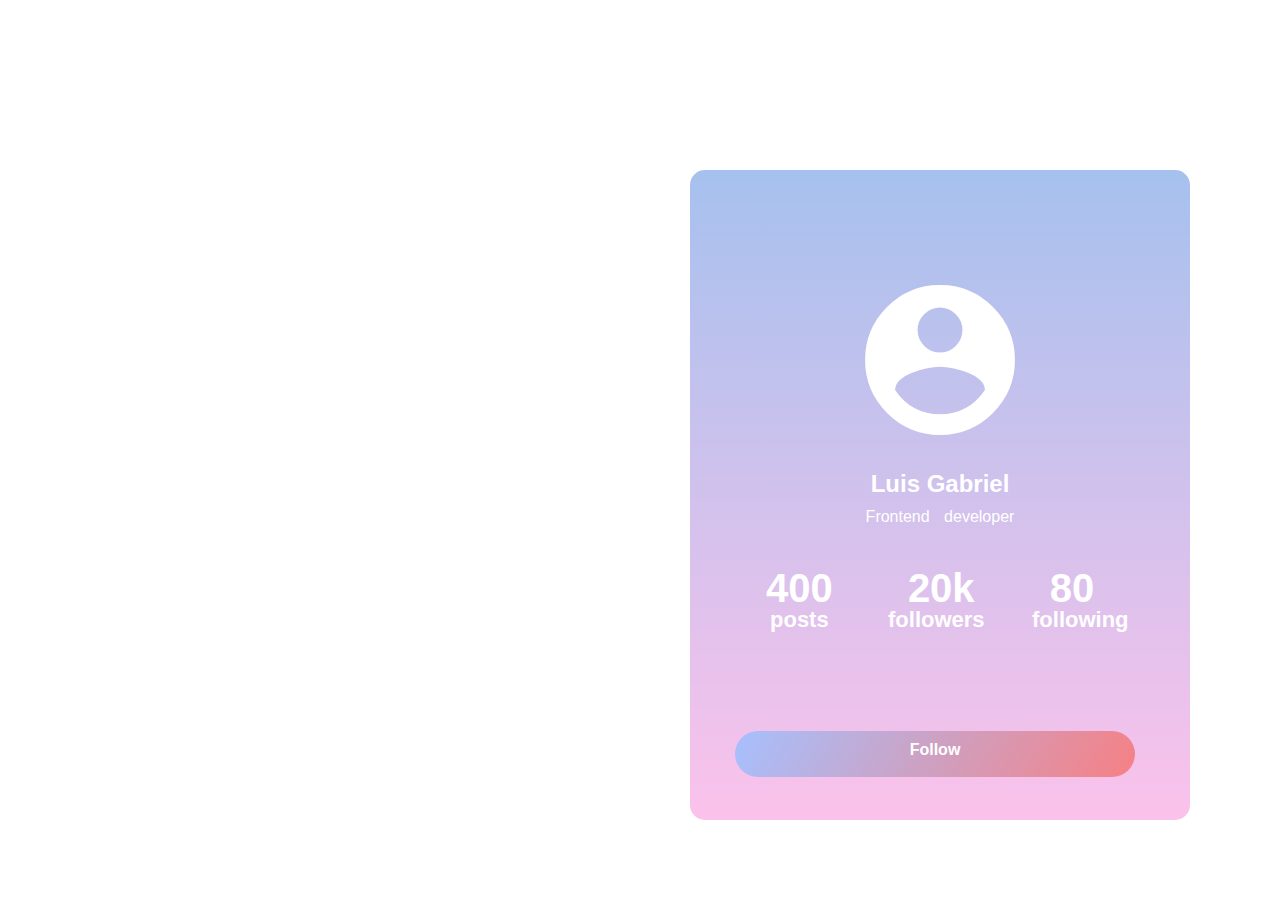
<file: carta/index.html>
<!DOCTYPE html>
<html lang="es">
<head>
    <meta charset="UTF-8">
    <meta http-equiv="X-UA-Compatible" content="IE=edge">
    <meta name="viewport" content="width=device-width, initial-scale=1.0">
    <link rel="stylesheet" href="styles.css">
    <link href="https://fonts.googleapis.com/icon?family=Material+Icons" rel="stylesheet">
    <title>Responsive</title>
</head>
<body>
    <main>
        <div class="card-contact">
            <i class="material-icons" id="ciculo">account_circle</i>
            <h2 class="Nombre">Luis Gabriel</h2>
            <p class="description">Frontend developer</p>
            <div class="stats">
                <ul>
                    <li>400</li>
                    <li>20k</li>
                    <li>80</li>
                </ul>
            </div>
            <div>
                <ul class="letras">
                    <li class="posts">posts</li>
                    <li class="seguidores">followers</li>
                    <li class="following">following</li>
                </ul>
            </div>

            <div>
                <a href="#" class="boton">Follow</a>
            </div>
        </div>
    </main>
</body>
</html>
</file>
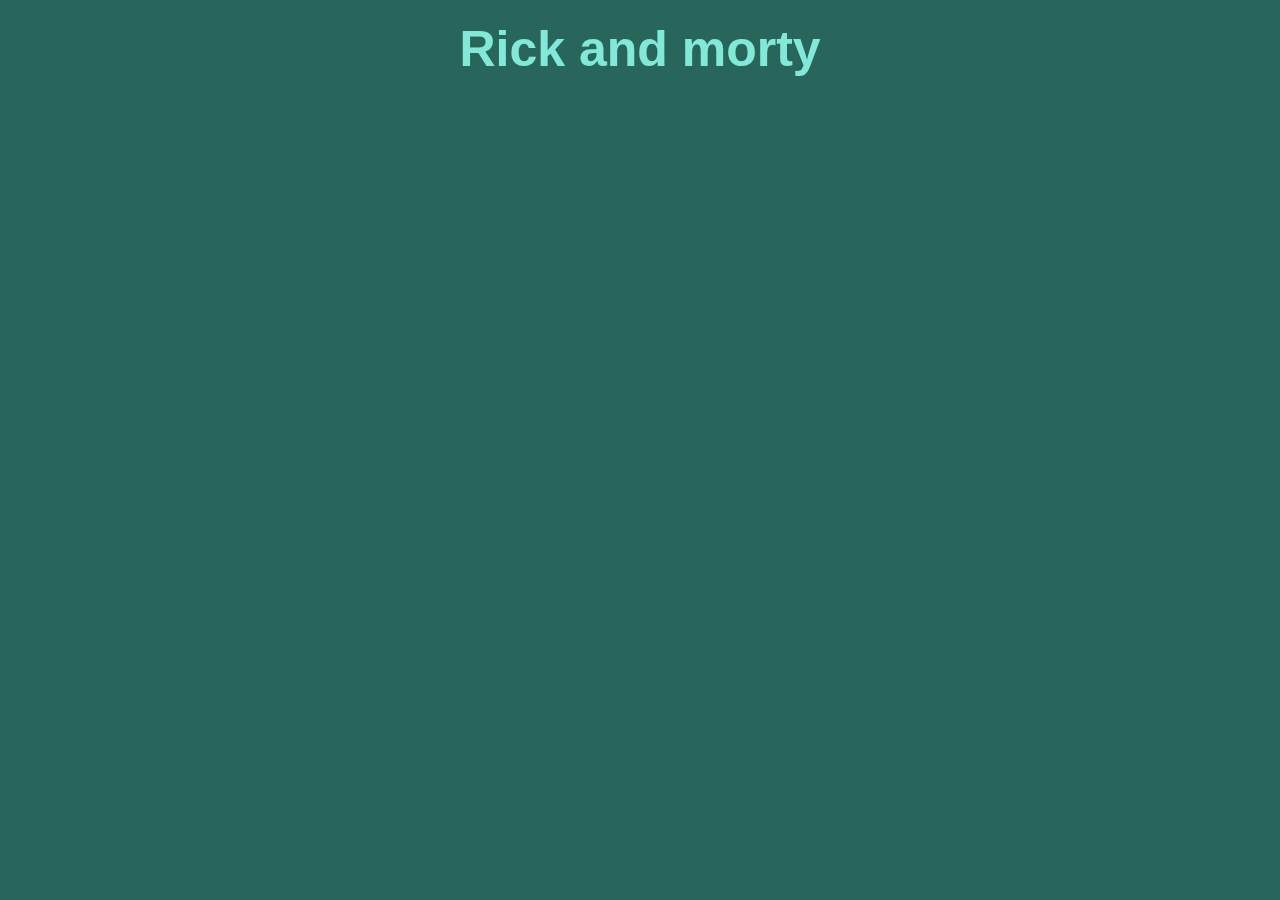
<file: clase12/index.html>
<!DOCTYPE html>
<html lang="es">
<head>
    <meta charset="UTF-8">
    <meta http-equiv="X-UA-Compatible" content="IE=edge">
    <meta name="viewport" content="width=device-width, initial-scale=1.0">
    <link rel="stylesheet" href="css/styles.css">
    <title>Clase 12</title>
</head>
<body>
    <header>
        <h1>Rick and morty</h1>
    </header>
    <main>   
    </main>
    <script src="js/main.js"></script>
</body>
</html>
</file>
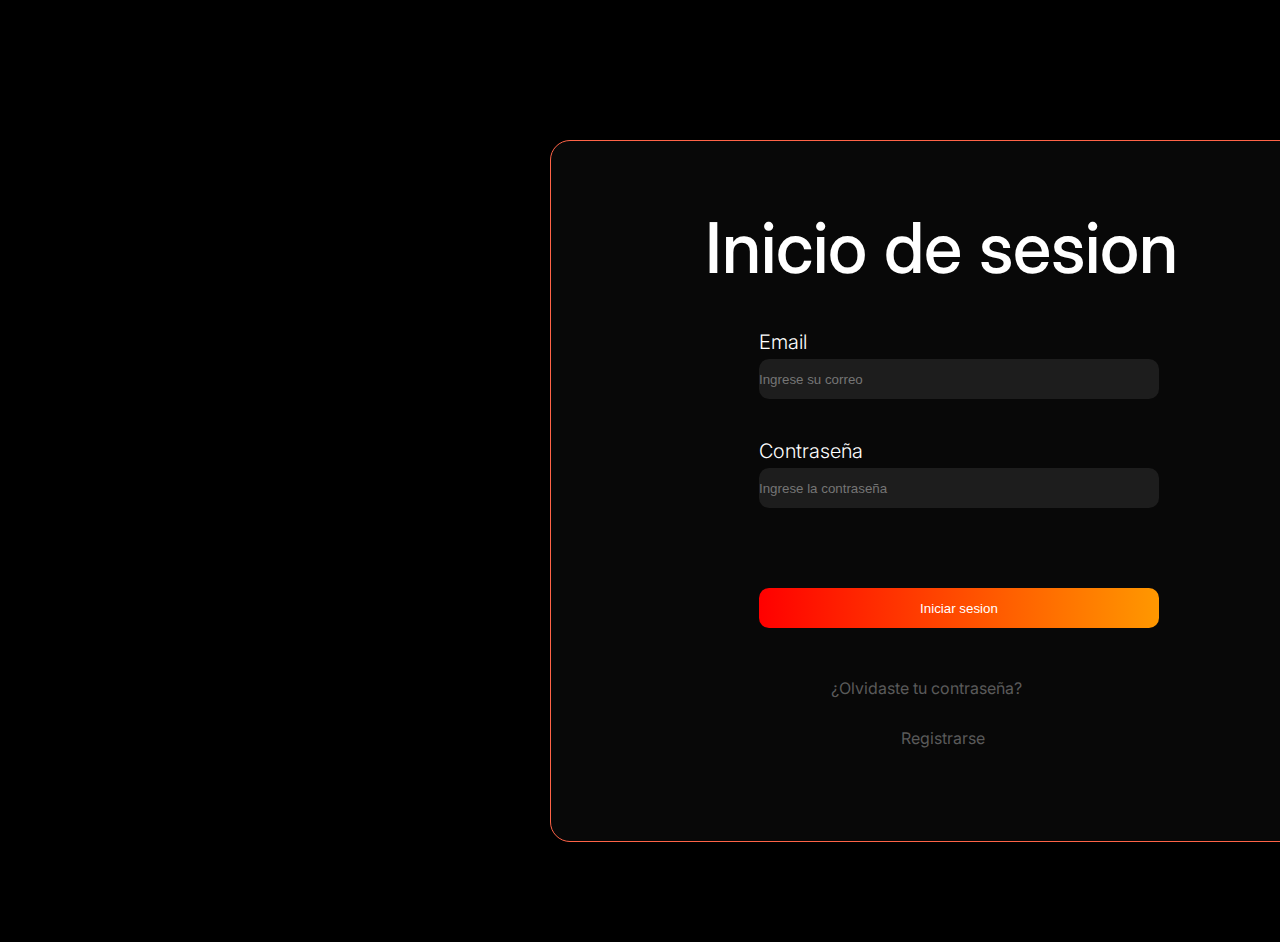
<file: inicio de sesion/index.html>
<!DOCTYPE html>
<html lang="es">
<head>
    <meta charset="UTF-8">
    <meta http-equiv="X-UA-Compatible" content="IE=edge">
    <meta name="viewport" content="width=device-width, initial-scale=1.0">
    <title>Inicio</title>
    <link rel="stylesheet" href="style.css">
    <link rel="preconnect" href="https://fonts.googleapis.com">
    <link rel="preconnect" href="https://fonts.gstatic.com" crossorigin>
    <link href="https://fonts.googleapis.com/css2?family=Inter:wght@100;200;300;400;500;600;700;800;900&display=swap" rel="stylesheet">
    <link rel="shortcut icon" href="/practicas/inicio de sesion/img/favicon-32x32.png" type="image/x-icon">
</head>
<body>
    <main>
        <div class="cuadro-p">
            <p class="sing">Inicio de sesion</p>
           <form action="#">
            <p class="mail">Email</p>
            <input class="inp1" type="email" name="mail" id="" placeholder="Ingrese su correo">

            <p class="psw">Contraseña</p>
            <input class="inp2" type="password" name="password" id="" placeholder="Ingrese la contraseña">

            <input class="inp3" type="submit" value="Iniciar sesion">


            <div class="support-questions">
                <a href="#">¿Olvidaste tu contraseña?</a>
            </div>
            <div class="support-questions2">
                <a href="#">Registrarse</a>
            </div>
        </form>
        </div>
    </main>
</body>
</html>
</file>
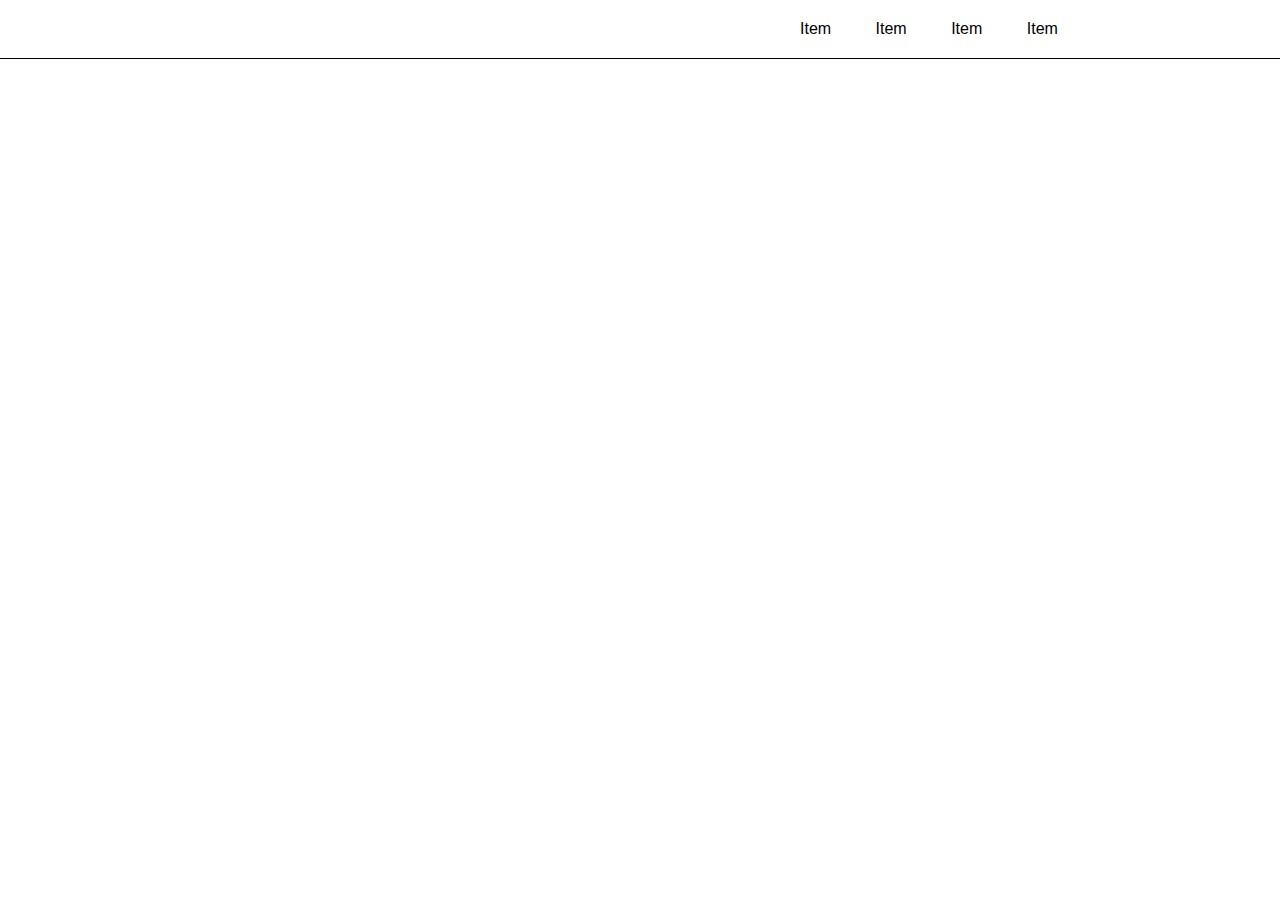
<file: responsive/index.html>
<!DOCTYPE html>
<html lang="es">
<head>
    <meta charset="UTF-8">
    <meta http-equiv="X-UA-Compatible" content="IE=edge">
    <meta name="viewport" content="width=device-width, initial-scale=1.0">
    <link rel="stylesheet" href="styles2.css">
    <link rel="shortcut icon" href="/practicas/Wix/img/favicon.ico" type="image/x-icon">

    <title>Document</title>
</head>
<body>
    <header>
        <nav>
            <ul>
                <li class="st">Item</li>
                <li>Item</li>
                <li>Item</li>
                <li>Item</li>
            </ul>
        </nav>
    </header>
</body>
</html>
</file>
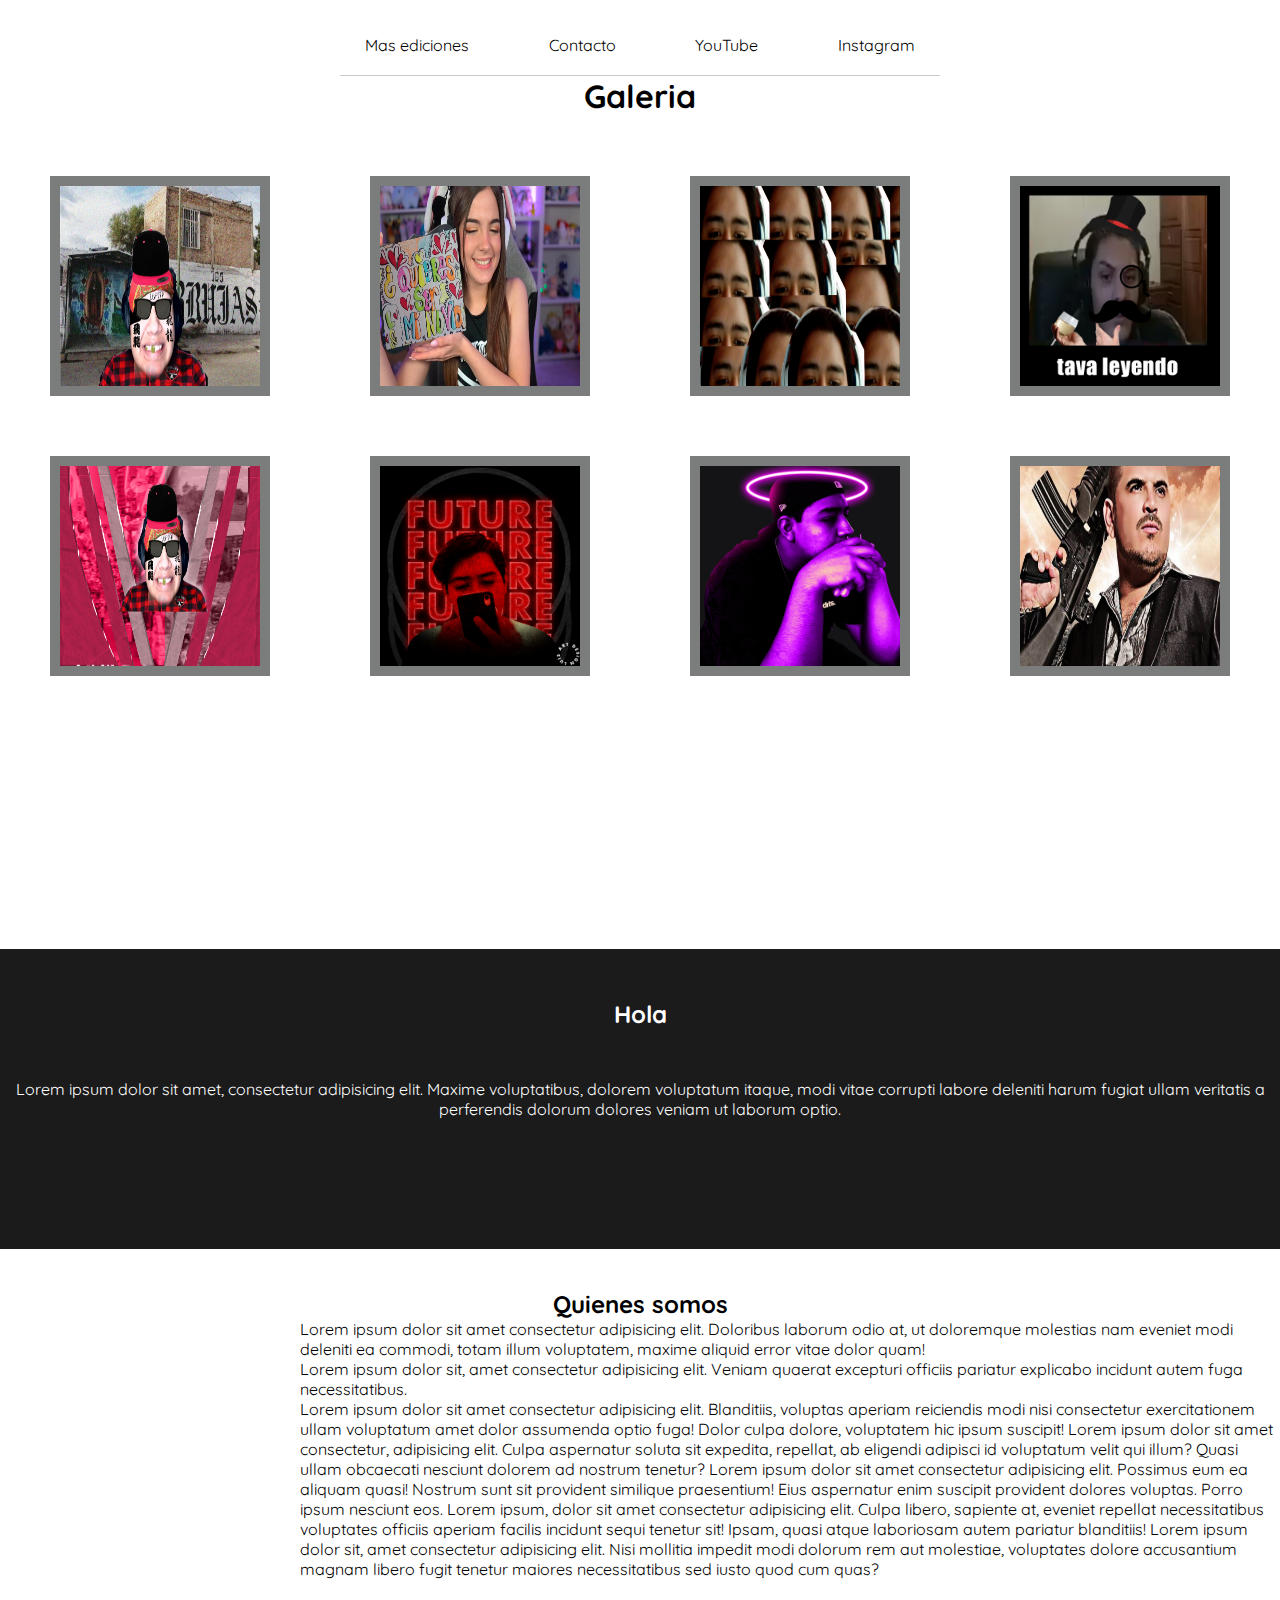
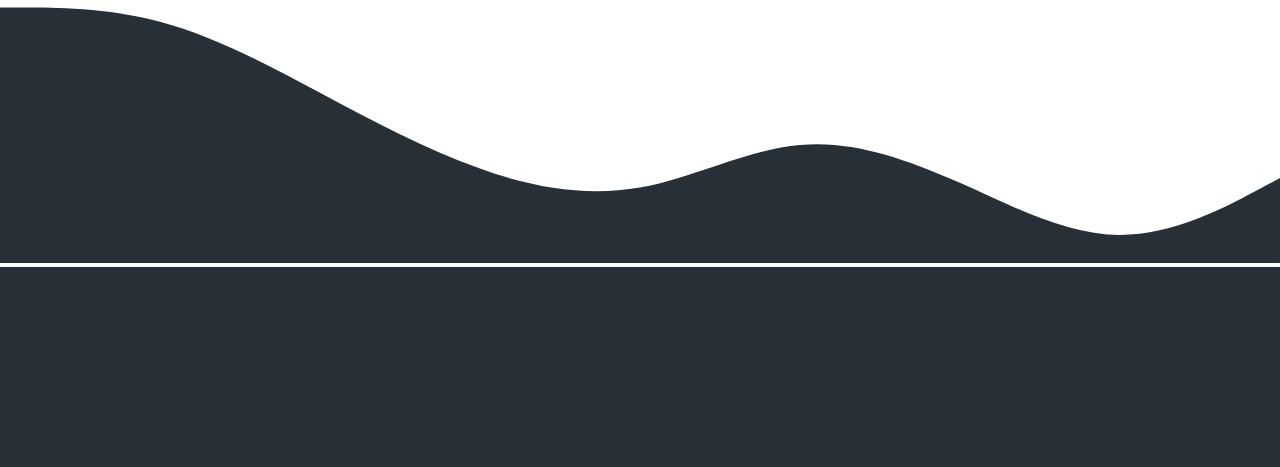
<file: Una sola pagina/index.html>
<!DOCTYPE html>
<html lang="es">
<head>
    <meta charset="UTF-8">
    <meta http-equiv="X-UA-Compatible" content="IE=edge">
    <meta name="viewport" content="width=device-width, initial-scale=1.0">
    <link rel="stylesheet" href="estilos.css">
    <link rel="shortcut icon" href="/practicas/Wix/img/favicon.ico" type="image/x-icon">
    <link rel="preconnect" href="https://fonts.googleapis.com">
    <link rel="preconnect" href="https://fonts.gstatic.com" crossorigin>
    <link href="https://fonts.googleapis.com/css2?family=Quicksand:wght@300;400;600;700&display=swap" rel="stylesheet">
    <link href="https://cdn.jsdelivr.net/npm/bootstrap@5.1.3/dist/css/bootstrap.min.css" rel="stylesheet" integrity="sha384-1BmE4kWBq78iYhFldvKuhfTAU6auU8tT94WrHftjDbrCEXSU1oBoqyl2QvZ6jIW3" crossorigin="anonymous">
    <link href="https://unpkg.com/aos@2.3.1/dist/aos.css" rel="stylesheet">
    <script src="https://unpkg.com/aos@2.3.1/dist/aos.js"></script>
    <title>pagina</title>
</head>
<body>
    <header>
        <div class="padre">
            <nav>
                <a href="#">Mas ediciones</a>
                <a href="#">Contacto</a>
                <a href="#">YouTube</a>
                <a href="#">Instagram</a>
            </nav>
        </div>
        <div  class="line-dad">
            <div class="line-under-nav"></div>
        </div>
    </header>
    <main>
        <h1>Galeria</h1>
        <div class="galeria">
            <img src="img/cholo 2v.jpg" class="img-fluid" alt="">
            <img src="img/turururuturu.jpg" class="img-fluid" alt="">
            <img src="img/Captura de pantalla 2021-09-08 124340.png" class="img-fluid" alt="">
            <img src="img/tavo elegante.jpg" class="img-fluid" alt="">
        </div>
        <div class="galeria-2">
            <img src="img/banner yt.jpg" class="img-fluid" alt="">
            <img src="img/future.jpg" class="img-fluid" alt="">
            <img src="img/Sin título-1.jpg" class="img-fluid" alt="">
            <img src="img/el komander alfredo rios.jpg" class="img-fluid" alt="">
        </div>

        <div  class="black">
            <h2 class="seccion2">Hola</h2>
            <p class="seccion3">Lorem ipsum dolor sit amet, consectetur adipisicing elit. Maxime voluptatibus, dolorem voluptatum itaque, modi vitae corrupti labore deleniti harum fugiat ullam veritatis a perferendis dolorum dolores veniam ut laborum optio.</p>
        </div>
        <div class="seccion4">
            <h2>Quienes somos</h2>
            <p>Lorem ipsum dolor sit amet consectetur adipisicing elit. Doloribus laborum odio at, ut doloremque molestias nam eveniet modi <br> deleniti ea commodi, totam illum voluptatem, maxime aliquid error vitae dolor quam!</p>
            <p>Lorem ipsum dolor sit, amet consectetur adipisicing elit. Veniam quaerat excepturi officiis pariatur explicabo incidunt autem fuga necessitatibus.</p>
            <p>
                Lorem ipsum dolor sit amet consectetur adipisicing elit. Blanditiis, voluptas aperiam reiciendis modi nisi consectetur exercitationem ullam voluptatum amet dolor assumenda optio fuga! Dolor culpa dolore, voluptatem hic ipsum suscipit!
                Lorem ipsum dolor sit amet consectetur, adipisicing elit. Culpa aspernatur soluta sit expedita, repellat, ab eligendi adipisci id voluptatum velit qui illum? Quasi ullam obcaecati nesciunt dolorem ad nostrum tenetur?
                Lorem ipsum dolor sit amet consectetur adipisicing elit. Possimus eum ea aliquam quasi! Nostrum sunt sit provident similique praesentium! Eius aspernatur enim suscipit provident dolores voluptas. Porro ipsum nesciunt eos.
                Lorem ipsum, dolor sit amet consectetur adipisicing elit. Culpa libero, sapiente at, eveniet repellat necessitatibus voluptates officiis aperiam facilis incidunt sequi tenetur sit! Ipsam, quasi atque laboriosam autem pariatur blanditiis!
                Lorem ipsum dolor sit, amet consectetur adipisicing elit. Nisi mollitia impedit modi dolorum rem aut molestiae, voluptates dolore accusantium magnam libero fugit tenetur maiores necessitatibus sed iusto quod cum quas?
            </p>
        </div>
    </main>
    <footer>
        <svg xmlns="http://www.w3.org/2000/svg" viewBox="0 0 1440 320"><path fill="#273036" fill-opacity="1" d="M0,32L30,32C60,32,120,32,180,48C240,64,300,96,360,128C420,160,480,192,540,213.3C600,235,660,245,720,234.7C780,224,840,192,900,186.7C960,181,1020,203,1080,229.3C1140,256,1200,288,1260,288C1320,288,1380,256,1410,240L1440,224L1440,320L1410,320C1380,320,1320,320,1260,320C1200,320,1140,320,1080,320C1020,320,960,320,900,320C840,320,780,320,720,320C660,320,600,320,540,320C480,320,420,320,360,320C300,320,240,320,180,320C120,320,60,320,30,320L0,320Z"></path></svg>
        <div class="footer2">
        </div>
    </footer>
</body>
</html>
</file>
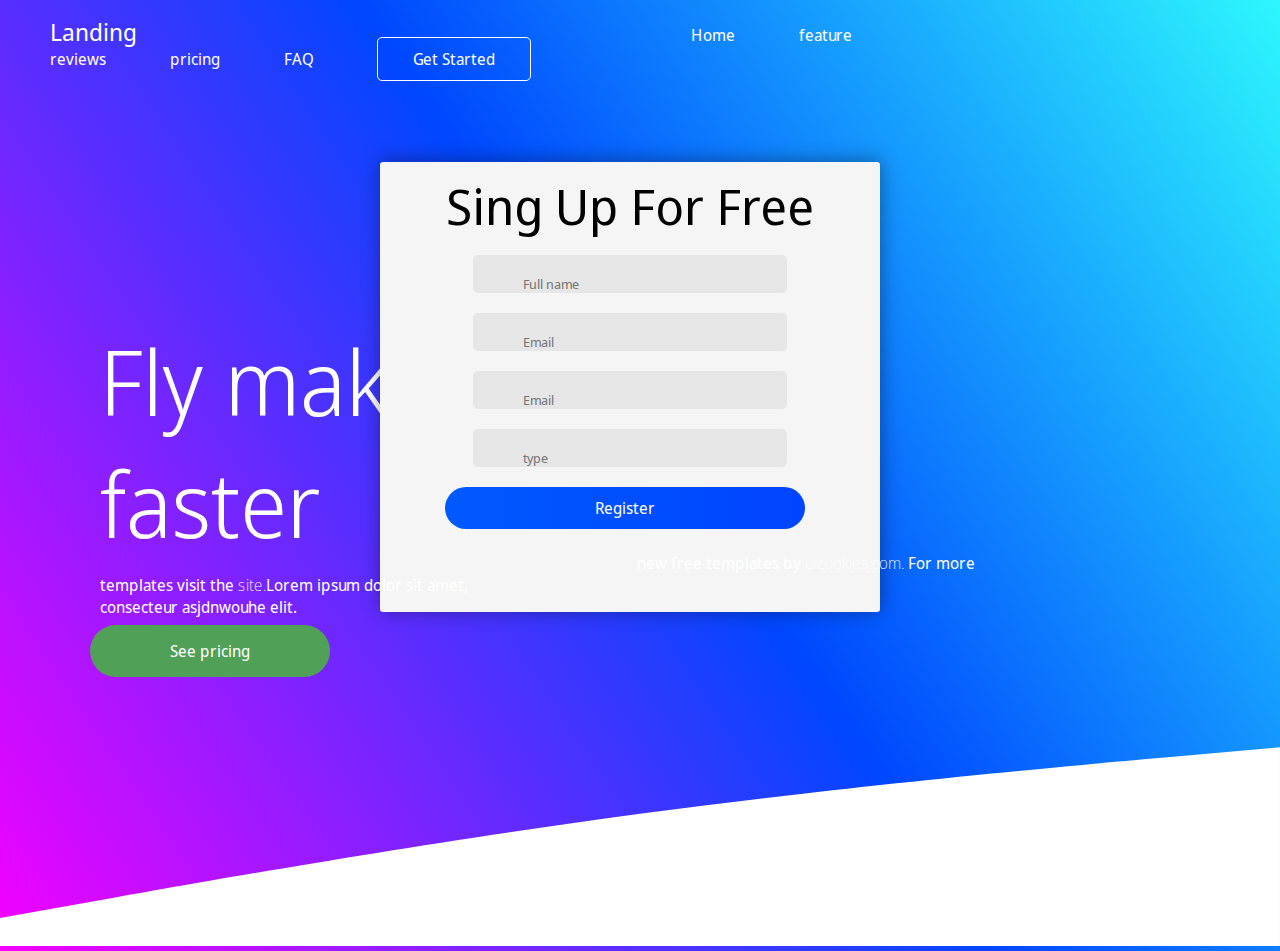
<file: Practica.html>
<!DOCTYPE html>
<html lang="es">
<head>
    <meta charset="UTF-8">
    <meta http-equiv="X-UA-Compatible" content="IE=edge">
    <meta name="viewport" content="width=device-width, initial-scale=1.0">
    <title>Practica</title>
    <link rel="stylesheet" href="estilop.css">
    <link rel="shortcut icon" href="/Css/clase3/img/favicon-32x32.png" type="image/x-icon">
    <link rel="preconnect" href="https://fonts.googleapis.com">
<link rel="preconnect" href="https://fonts.gstatic.com" crossorigin>
<link href="https://fonts.googleapis.com/css2?family=Noto+Sans+Display:ital,wght@0,100;0,200;0,300;0,400;0,500;0,600;0,700;0,800;0,900;1,100;1,200;1,300;1,400;1,500;1,600;1,700;1,800;1,900&display=swap" rel="stylesheet">
</head>
<body>
    
    <header>
        <nav>
            <ul>
                <li class="especial2">Landing</li>
                <li><a href="#">Home</a></li>
                <li><a href="#">feature</a></li>
                <li><a href="#">reviews</a></li>
                <li><a href="#">pricing</a></li>
                <li><a href="#">FAQ</a></li>
                <li class="especial"><a href="#">Get Started</a></li>
            </ul>
        </nav>
    </header>

    <div>
    <h1 class="tit">Fly makes you <br>
    faster</h1>
    <br>
    <p class="texto">new free templates by <span class="chico">uicookies.com.</span> For more <br>
    templates visit the <span class="chico">site.</span>Lorem ipsum dolor sit amet, <br>
    consecteur asjdnwouhe elit.</p> <br> 
    <div>
        <a href="#" class="botonv">See pricing</a>
    </div>
</div>

    <div class="formulario">
        <div>
            <p class="tituloForm">Sing Up For Free</p>
        </div>
        <form class="forms" action="">
            <label for="Nombre"></label>
            <input class="inp" type="text" id="Nombre" placeholder="Full name">
            <label for="Email"></label>
            <input class="inp" type="email" id="Email" placeholder="Email">
            <label for="Email"></label>
            <input class="inp" type="email" id="Email" placeholder="Email">
            <label for="type"></label>
            <input class="inp" type="text" id="Nombre" placeholder="type    ">
        </form>
        <a href="#" class="register">Register</a>
    </div>

    <svg xmlns="http://www.w3.org/2000/svg" viewBox="0 0 1440 320"><path fill="#ffffff" fill-opacity="1" d="M0,288L120,266.7C240,245,480,203,720,170.7C960,139,1200,117,1320,106.7L1440,96L1440,320L1320,320C1200,320,960,320,720,320C480,320,240,320,120,320L0,320Z"></path></svg>

</body>
</html>
</file>
<file: carta/styles.css>
*{
    padding: 0px;
    margin: 0px;
    font-family: Arial, Helvetica, sans-serif;
}

.card-contact{
    background-image: linear-gradient(to top, #fbc2eb 0%, #a6c1ee 100%);
    height: 650px;
    width: 500px;
    margin: 170px 0px 0px 690px;
    border-radius: 15px;
    position: relative;
    transition: 1s;

}


#ciculo{
    color: white;
    position: absolute;
    top: 100px;
    left: 160px;
    font-size: 180px;
}

.Nombre{
    text-align: center;
    padding: 300px 0px 0px 0px;
    color: white;
}

.description{
    color: white;
    text-align: center;
    padding-top: 10px;
    word-spacing: 10px;
}

.stats,li{
    display: inline-block;
    color: white;
    font-weight: bold;
    font-size: 40px;
    margin: 20px 26px 0px 38px;
}

.letras{
    text-align: center;
}

.posts{
    font-size: 22px;
    margin: -4px 0px 0px -170px;
    position: absolute;
}

.seguidores{
    font-size: 22px;
    margin: -4px 0px 0px -52px;
    position: absolute;
}

.following{
    font-size: 22px;
    margin: -4px 0px 0px 92px;
    position: absolute;
}

.boton{
    text-decoration: none;
    font-family: Verdana, Geneva, Tahoma, sans-serif;
    color: white;
    position: absolute;
    margin: 120px 0px 0px 45px;
    padding: 10px 150px 0px 150px;
    font-weight: bold;
    background-image: linear-gradient(120deg, #a6c0fe 0%, #f68084 100%);
    width: 100px ;
    height: 36px;
    border-radius: 50px;
    text-align: center;
    transition: 2s;
}

.card-contact:hover{
    box-shadow:0px 0px 19px 1px #000;
    padding-top: 10px;
    transition: 1s;
}

.boton:hover{
    background: transparent;
    background-color: white;
    border: 1px solid black;
    color: black;
    transition: 2s;
}
</file>
<file: clase12/css/styles.css>
*{
    margin: 0px;
    padding: 0px;
    font-family: helvetica;
}

body{
    background-color: #28665C;
}

header{
    text-align: center;
    background-color: #28665C;
}

header h1{
    margin-top: 20px;
    font-size: 50px;
    color: #82E8D7;
}

main{
    display: flex;
    justify-content: space-around;
    flex-wrap: wrap;
}

.cards{
    background-color: #2EB09A;
    position: relative;
    height: 300px;
    border-radius: 10px;
    width: 212px;
    margin: 50px 70px 0px 40px;
}

.cards img{
    height:189px;
    position: absolute;
    width:192px;
    padding: 10px;
    border-radius: 50%;
}

.cards h2,h3{
    font-size: 20px;
}

.letter-cards{
    padding-top: 208px;
    text-align: center;
}
</file>
<file: inicio de sesion/style.css>
*{
    margin: 0px;
    padding: 0px;
}

body{
    background-color: #000000;
    font-family: 'Inter';
}

.cuadro-p{
    align-items: center;
    margin: 140px 100px 100px 550px;
    border-radius: 20px;
    background-color: #080808;
    height: 700px;
    width: 700px;
    border:1px solid tomato;    
    padding-left: 100px;
    
}

.sing{
    font-size: 72px;
    color: white;
    font-weight: 500;
    text-align: left;
    font-size: 70px;
    padding: 60px 40px 0px 14px ;
    margin: 4px 0px 0px 40px;
}

.mail{
    color: white;
    font-weight: 300;
    margin:40px 50px 0px 108px;
    font-size: 20px;
}

.psw{
    color: white;
    font-weight: 300;
    margin:40px 50px 0px 108px;
    font-size: 20px;
}


.inp1{
    margin: 5px 0px 0px 108px;
    width: 400px;
    height: 40px;
    color: white;
    background-color:#1d1d1d ;
    border-radius: 10px;
    border: none;
}

.inp2{
    margin: 5px 0px 0px 108px;
    width: 400px;
    height: 40px;
    color: white;
    background-color:#1d1d1d ;
    border-radius: 10px;
    border: none;
}

.inp3{
    margin: 80px 0px 0px 108px;
    width: 400px;
    height: 40px;
    color: rgb(255, 255, 255);
    background-image: linear-gradient(to right, #FF0000, #FF9800);
    border-radius: 10px;
    border: none;
    cursor: pointer;
    transition: 1s;
}

.inp3:hover{
    box-shadow: 1px 1px 10px 5px #8b2700;
    transition: 1s;
}



.support-questions{
    color: #5a5a5a;
    margin: 50px 0px 0px 180px ;
}

.support-questions2{
    margin: 30px 0px 0px 250px ;
}

a:hover{
    color: white;
    transition: 1s;
}


a{
    text-decoration: none;
    color: #5a5a5a;
    transition: 1s;
}
</file>
<file: responsive/styles2.css>
*{
    margin: 0px;
    padding: 0px;
    font-family: Arial, Helvetica, sans-serif;
}

ul{
    border-bottom: 1px solid black;
}

ul li{
    display: inline-block;
    margin: 20px;
    color: black;
    cursor: pointer;
    transition: 1s;
}

ul li:hover{
    font-size: 25px;
    color: rgb(14, 14, 14);
    text-shadow: 1px 1px 18px rgba(150, 150, 150, 1);
    transition: 1s;
}

.st{
    margin-left: 800px;
}

@media only screen and (max-width: 1125px) {
    .st{
        margin-left: 420px;
    }
  }

  @media only screen and (max-width: 739px) {
    .st{
        margin-left: 220px;
    }
  }

  @media only screen and (max-width: 535px) {
    .st{
        margin-left: 60px;
    }
  }
  
  @media only screen and (max-width: 371px) {
    ul li , .st{
       display: block;
       text-align: center;
    }

    .st{
        margin: 0px 0px 0px 1px;
    }
  }
</file>
<file: Una sola pagina/estilos.css>
*{
    margin: 0px;
    padding: 0px;
    font-family: 'Quicksand';
}

nav{
    display: flex;
    flex-wrap: wrap;
    justify-content: space-evenly;
    margin-top: 35px;
    width: 710px;
}

.padre{
    display: flex;
    justify-content: center;
}

nav a{
    text-decoration: none;
    color: black;
    transition: 1s;
}

nav a:hover{
    text-shadow: 12px 12px 10px black;
    transition: 1s;
}

.line-dad{
    display: flex;
    justify-content: center;
}

.line-under-nav{
    border-bottom: rgb(202, 202, 202) 1px solid;
    margin-top: 20px;
    width: 600px;
}

main{
    position: relative;
}

h1{
    text-align: center;
    font-weight: 700 bold;
}

.galeria{
    display: flex;
    flex-wrap: wrap;
    justify-content: space-around;
    margin-top: 60px;
}

.galeria-2{
    display: flex;
    flex-wrap: wrap;
    justify-content: space-around;
    margin-top: 60px;
}

.img-fluid{
    width: 200px;
    height: 200px;
    border: 10px solid #7B7D7D;
    transition: 0.5s;
}

.img-fluid:hover{
    padding: 10px;
    transition: 0.5s;
}

.black{
    margin-top: 273px;
    width: 100%;
    height: 300px;
    background: #1B1B1B;
}

.seccion2{
    padding-top: 50px;
    text-align: center;
    color: white;
}

.seccion3{
    padding-top: 50px;
    text-align: center;
    color: white;
}

.seccion4{
    margin-top: 40px;
}

.seccion4 h2{
    text-align: center;
}


.seccion4 p{
   margin-left: 300px;
}

.footer2{
    background: #273036;
    width: 100%;
    height: 200px;
    color: white;
}
</file>
<file: estilop.css>
*{
    margin: 0px;
    padding: 0px;
    font-family: 'Noto Sans Display'
}

body{
    background: rgb(245,0,255);
background: linear-gradient(56deg, rgba(245,0,255,1) 0%, rgba(0,71,255,1) 52%, rgba(45,247,253,1) 100%);
}

body{
    background-color: rgb(0, 174, 255);
}

nav{
    list-style-type: none;
    
}

ul{
    color: white;
    float: right;
    margin-right: 300px;
    margin-top: 15px;
    
}

.especial{
    padding-right: 10px;
    border: 1px solid white ;
    border-radius: 5px;
    padding: 10px 35px;
    
}

a{
    text-decoration: none;
    color: white;
}

.especial2{
    margin-right: 500px;
    font-size: x-large;
}

li{
    display: inline;
    margin: 50px;
    margin-right: 10px;
}

.tit{
    color: white;
    font-weight: 300;
    float: left;
    font-size: 90px;
    margin-top: 250px;
    margin-left: 100px;
}

.texto{
    color: white;
    margin-top: 530px;
    margin-left: 100px;
}

.chico{
    font-weight: 200;
}

.formulario{
    background-color: whitesmoke;
    height: 350px;
    width: 500px;
    float: right;
    margin-right: 400px;
    margin-top: -500px;
    border-radius: 3px;
    box-shadow: 1px -1px 19px 0px rgba(0,0,0,0.39);
-webkit-box-shadow: 1px -1px 19px 0px rgba(0,0,0,0.39);
-moz-box-shadow: 1px -1px 19px 0px rgba(0,0,0,0.39);
padding-bottom: 100px;
}


.botonv{
    background-color: rgb(81, 160, 87);
    border-radius: 30px;
    padding: 15px;
    padding-left: 80px;
    padding-right: 80px;
    margin-top: 480px;
    font-weight: 200px; 
    margin-left: 90px; 
}

.forms{
    text-align: center;
    margin-top: 5px;
}

.inp{
    background-color: rgb(230, 230, 230);
    border-radius: 5px;
    border: 0px solid;
    padding-left: 50px;
    padding-right: 80px;
    padding-top: 20px;
    margin-top: 10px;
    margin-bottom: 10px;
    text-align: justify;
}


.register{
    background-image: linear-gradient(to right, rgb(0, 89, 255) , rgb(0, 68, 255));
    float: left;
    background-color: rgb(0, 140, 255);
    margin-left: 65px;
    margin-top: 10px;
    padding-right: 150px;
    padding-left: 150px;
    padding-top: 10px;
    padding-bottom: 10px;
    border-radius: 30px;
}

.register:hover{
    background: none;
    border: 1px solid blue;
    color: black;
}

.especial:hover{
    background-image: linear-gradient(to right,purple ,blue);
    border: none;
}

.tituloForm{
    text-align: center;
    font-size: 50px;
    padding-top: 10px;

}

.botonv:hover{
    background: white;
    color: black;
     
    
}
</file>
